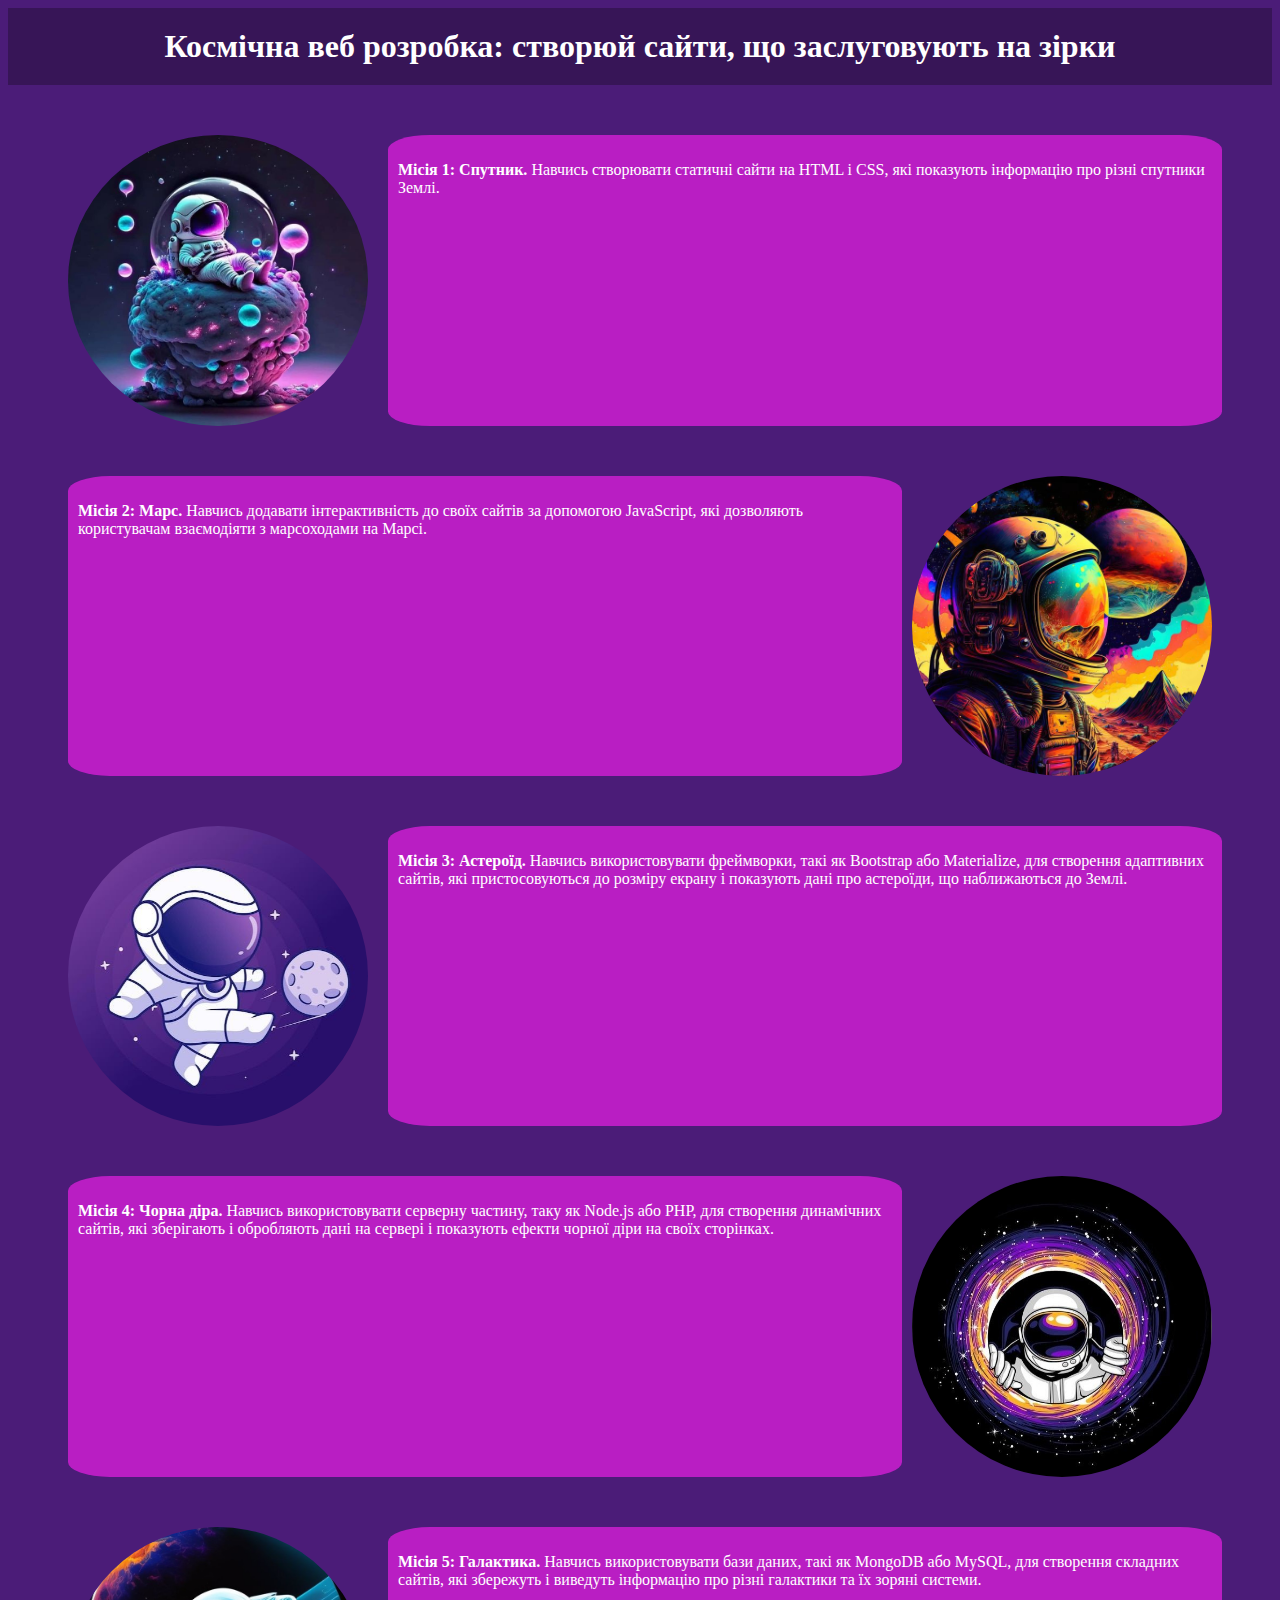
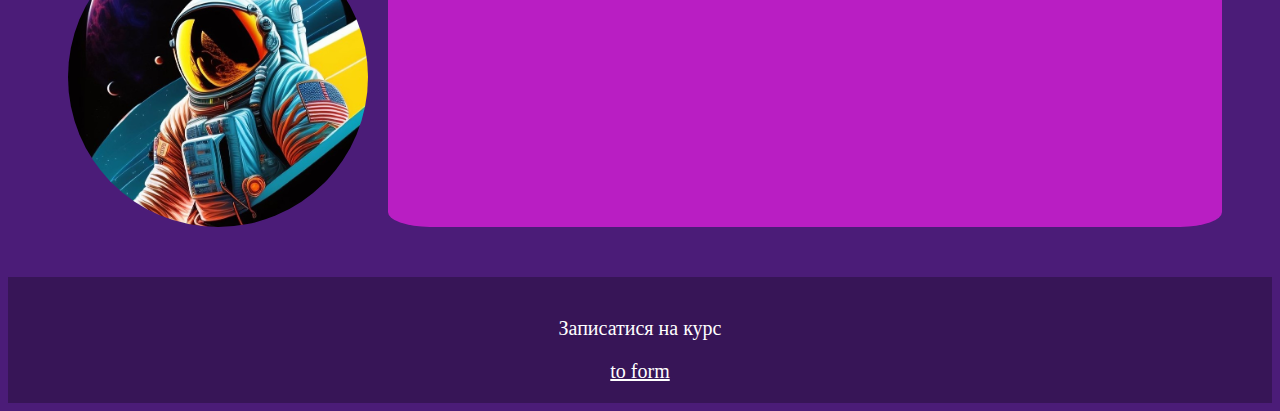
<file: index.html>
<!DOCTYPE html>
<html lang="uk">
<head>
  <meta charset="UTF-8">
  <meta name="viewport" content="width=device-width, initial-scale=1.0">
  <title>Космічна веб розробка: створюй сайти, що заслуговують на зірки</title>
  <link rel="stylesheet" href="styles.css">
  <link rel="icon" href="images/cosmos4.jpg">
</head>
<body>
  
    <header>
      <h1>Космічна веб розробка: створюй сайти, що заслуговують на зірки</h1>
    </header>

    <section>
      <article class="grid">
        <img src="images/cosmos3.jpg" alt="">
        <div class="textbox"><p><b>Місія 1: Спутник.</b> Навчись створювати статичні сайти на HTML і CSS, які показують інформацію про різні спутники Землі.</p></div>
      </article>

      <article class="grid">
        <div class="textbox"><p><b>Місія 2: Марс.</b> Навчись додавати інтерактивність до своїх сайтів за допомогою JavaScript, які дозволяють користувачам взаємодіяти з марсоходами на Марсі.</p></div>
        <img src="images/cosmos4.jpg" alt="">
      </article>

      <article class="grid">
        <img src="images/cosmos_5.jpg" alt="">
        <div class="textbox"><p><b>Місія 3: Астероїд.</b> Навчись використовувати фреймворки, такі як Bootstrap або Materialize, для створення адаптивних сайтів, які пристосовуються до розміру екрану і показують дані про астероїди, що наближаються до Землі.</p></div>
      </article>

      <article class="grid">
        <div class="textbox"><p><b>Місія 4: Чорна діра.</b> Навчись використовувати серверну частину, таку як Node.js або PHP, для створення динамічних сайтів, які зберігають і обробляють дані на сервері і показують ефекти чорної діри на своїх сторінках.</p></div>
        <img src="images/cosmos6.jpg" alt="">
      </article>

      <article class="grid">
        <img src="images/cosmos7.jpg" alt="">
        <div class="textbox"><p><b>Місія 5: Галактика.</b> Навчись використовувати бази даних, такі як MongoDB або MySQL, для створення складних сайтів, які збережуть і виведуть інформацію про різні галактики та їх зоряні системи.</p></div>
      </article>
    </section>

    <footer>
      <p>Записатися на курс</p>
      <a href="questionsry.html">to form</a>
    </footer>
  
</body>
</html>
</file>
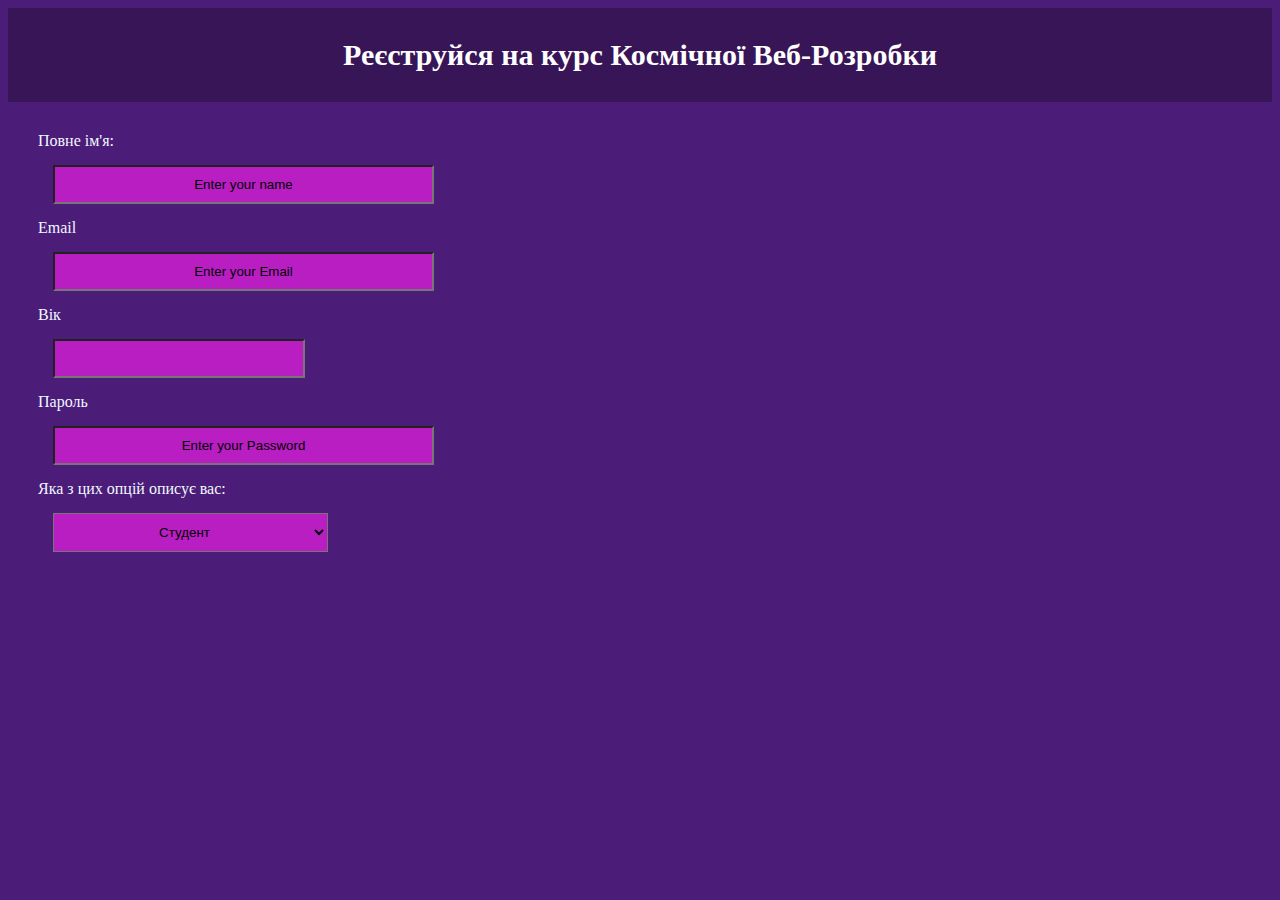
<file: questionsry.html>
<!DOCTYPE html>
<html lang="en">
<head>
  <meta charset="UTF-8">
  <meta name="viewport" content="width=device-width, initial-scale=1.0">
  <title>Реєстрація</title>
  <link rel="stylesheet" href="forms.css">
  <link rel="icon" href="images/cosmos4.jpg">
</head>
<body>
  <header>
  <h1 id='title'>Реєструйся на курс Космічної Веб-Розробки</h1>
  </header>
    <form>
      <label for='name-label'>Повне ім'я:<input id='name-label' id='name' type='text' placeholder='Enter your name'/></label>
      <label for='email-label'>Email <input id='email-label' id='email' type='email' placeholder='Enter your Email'/></label>
      <label for='number-label'>Вік<input id='number-label' id='number' type='number' min='10' max='99'/></label>
      <label for='password-label'>Пароль<input id='password-label' id='password' type='password' placeholder='Enter your Password'/></label>
      <label for='dropdown'>Яка з цих опцій описує вас:
        <select id='dropdown'>
          <option>Студент</option>
          <option>Працюю</option>
          <option>Вчуся</option>
          <option>Інше</option>
        </select>
      </label>
    </form>
</body>
</html>
</file>
<file: styles.css>
body{
  background-color: #4B1C78;
}

h1{
  color: white;
  text-align: center;
  padding: 20px;
  margin: 0;
  background-color: #371557;
}

article {
  margin: 50px;
}

article img{
  width: 30%;
  max-width: 300px;
  border-radius: 100%;
  margin: 0 10px;
}
article p{
 /* width: 90%;*/
  color: white;
}

.grid{
	display: flex;
	flex-direction: row;
	flex-wrap: nowrap;
	justify-content: space-around;
	align-items: stretch;
	align-content: stretch;
}

.textbox{
  background-color: #B91EC3;
  margin-left: 10px;
  padding: 10px;
  border-radius: 5%;
}

footer {
  text-align: center;
  font-size: 20px;
  padding: 20px;
  margin: 0;
  background-color: #371557;
}

a, p{
  color: white;
}
</file>
<file: forms.css>
body {
  background-color: #4B1C78;
}

header {
  text-align: center;
  font-size: 15px;
  padding: 10px;
  margin: 0;
  background-color: #371557;
}

h1{
  color: white;
  text-align: center;
}

form{
  padding: 30px;
}



form input, select{
  display: block;
  background-color: #ffffff;
  padding: 10px 100px;
  text-align: center;
  margin: 15px;
  background-color: #B91EC3;
}

::placeholder{
  color: black;
}

label {
  color:aliceblue;
  text-align: center;
}
</file>
